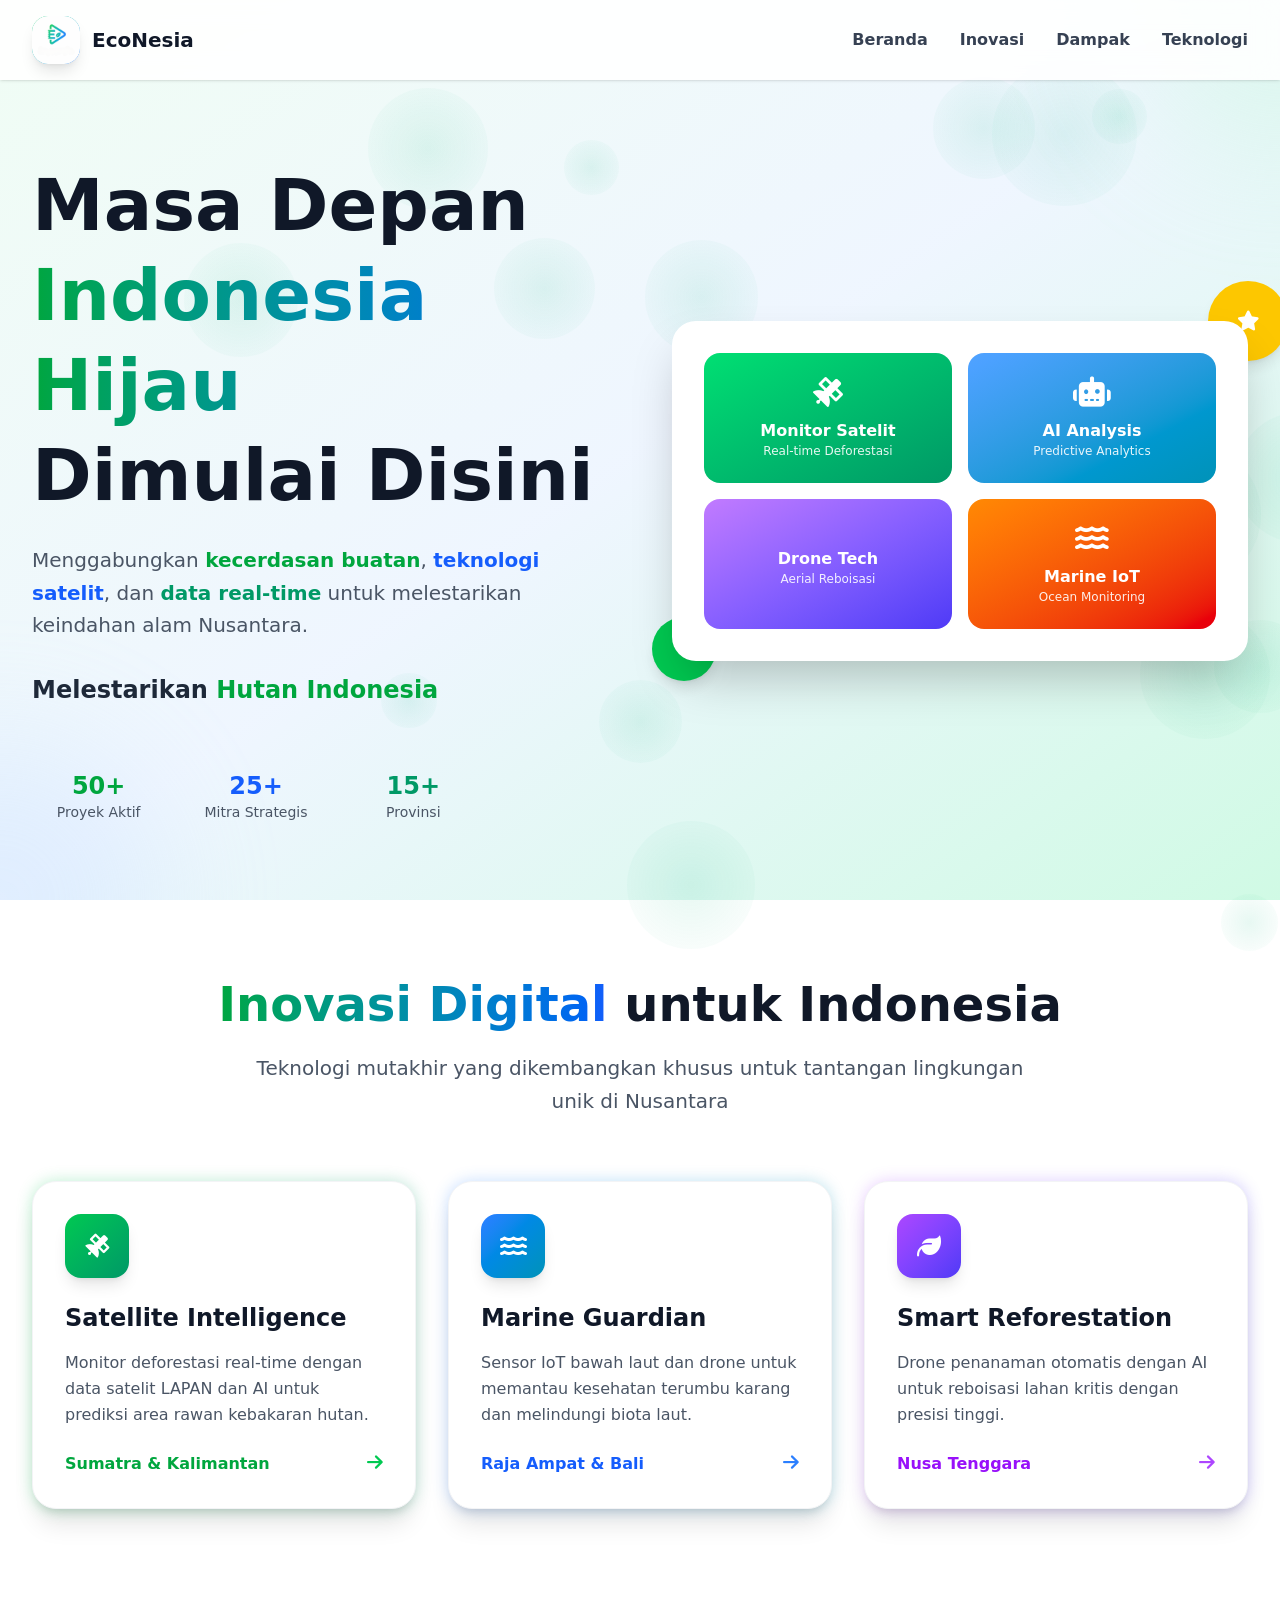
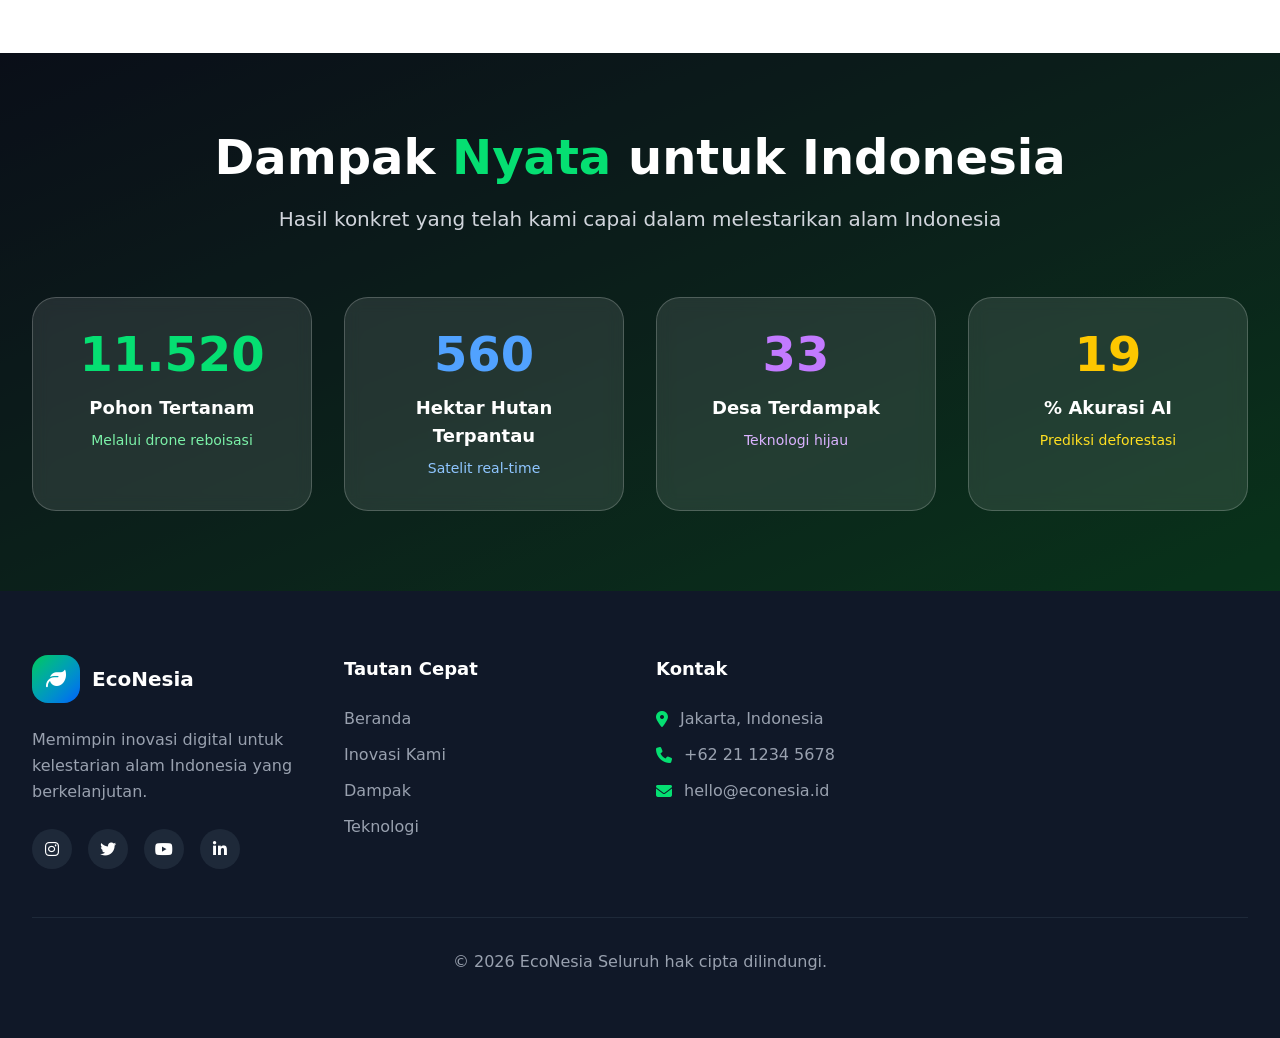
<file: index.html>
<!DOCTYPE html>
<html lang="id">
  <head>
    <meta charset="UTF-8" />
    <meta name="viewport" content="width=device-width, initial-scale=1.0" />
    <title>EcoNesia | Inovasi Digital untuk Indonesia Hijau</title>
    <link href="./assets/css/output.css" rel="stylesheet" />
    <link rel="icon" href="favicon econesia/favicon.ico">
    <link
      rel="stylesheet"
      href="https://cdnjs.cloudflare.com/ajax/libs/font-awesome/6.4.0/css/all.min.css"
    />
    <link
      href="https://fonts.googleapis.com/css2?family=Inter:wght@300;400;500;600;700;800&display=swap"
      rel="stylesheet"
    />
  </head>
  <body class="font-inter bg-white overflow-x-hidden">
    <div class="loading-bar"></div>

    <nav
      class="fixed w-full z-50 transition-all duration-500 bg-white/90 backdrop-blur-md shadow-sm"
    >
      <div class="max-w-7xl mx-auto px-4 sm:px-6 lg:px-8">
        <div class="flex justify-between items-center py-4">
          <div class="flex items-center space-x-3">
            <div class="relative">
              <div
                class="w-12 h-12 bg-gradient-to-br from-green-500 to-blue-600 rounded-2xl flex items-center justify-center shadow-lg glow-animation"
              >
                <img src="favicon econesia/favicon.ico" alt="favicon econesia" class="rounded-2xl">
              </div>
            </div>
            <div>
              <div class="text-xl font-black text-gray-900">EcoNesia</div>
            </div>
          </div>

          <div class="hidden lg:flex items-center space-x-8">
            <a
              href="#home"
              class="text-gray-700 hover:text-green-600 font-semibold transition-all duration-300 hover:scale-105"
              >Beranda</a
            >
            <a
              href="#inovasi"
              class="text-gray-700 hover:text-green-600 font-semibold transition-all duration-300 hover:scale-105"
              >Inovasi</a
            >
            <a
              href="#impact"
              class="text-gray-700 hover:text-green-600 font-semibold transition-all duration-300 hover:scale-105"
              >Dampak</a
            >
            <a
              href="./teknologi.html"
              class="text-gray-700 hover:text-green-600 font-semibold transition-all duration-300 hover:scale-105"
              >Teknologi</a
            >
          </div>

          <button
            id="mobile-menu-button"
            class="lg:hidden text-gray-700 hover:text-green-600 transition-colors"
          >
            <i class="fas fa-bars text-2xl"></i>
          </button>
        </div>

        <div
          id="mobile-menu"
          class="hidden lg:hidden bg-white/95 backdrop-blur-md rounded-2xl shadow-xl p-6 mb-4 slide-in"
        >
          <div class="flex flex-col space-y-4">
            <a
              href="#home"
              class="text-gray-700 hover:text-green-600 font-semibold py-2 transition-all duration-300"
              >Beranda</a
            >
            <a
              href="#inovasi"
              class="text-gray-700 hover:text-green-600 font-semibold py-2 transition-all duration-300"
              >Inovasi</a
            >
            <a
              href="#impact"
              class="text-gray-700 hover:text-green-600 font-semibold py-2 transition-all duration-300"
              >Dampak</a
            >
            <a
              href="./teknologi.html"
              class="text-gray-700 hover:text-green-600 font-semibold py-2 transition-all duration-300"
              >Teknologi</a
            >
          </div>
        </div>
      </div>
    </nav>

    <section
      id="home"
      class="min-h-screen pt-20 bg-gradient-to-br from-green-50 via-blue-50 to-emerald-100 relative overflow-hidden"
    >
      <div class="absolute inset-0 overflow-hidden">
        <div
          class="absolute -top-40 -right-40 w-80 h-80 bg-green-200 rounded-full blur-3xl opacity-30"
        ></div>
        <div
          class="absolute -bottom-40 -left-40 w-80 h-80 bg-blue-200 rounded-full blur-3xl opacity-30"
        ></div>
      </div>

      <div
        class="max-w-7xl mx-auto px-4 sm:px-6 lg:px-8 pt-20 pb-16 relative z-10"
      >
        <div class="grid lg:grid-cols-2 gap-16 items-center">
          <div class="text-center lg:text-left slide-from-left">
            <h1
              class="text-5xl lg:text-7xl font-black text-gray-900 leading-tight mb-6 bounce-in"
            >
              Masa Depan
              <span class="text-gradient block">Indonesia Hijau</span>
              Dimulai Disini
            </h1>

            <p
              class="text-xl text-gray-600 mb-8 leading-relaxed max-w-2xl fade-in-up"
            >
              Menggabungkan
              <span class="font-semibold text-green-600">kecerdasan buatan</span
              >,
              <span class="font-semibold text-blue-600">teknologi satelit</span
              >, dan
              <span class="font-semibold text-emerald-600">data real-time</span>
              untuk melestarikan keindahan alam Nusantara.
            </p>

            <div
              id="typewriter-container"
              class="text-2xl font-bold text-gray-800 mb-8 h-12 rotate-in"
            >
              Melestarikan <span id="typewriter" class="text-green-600"></span>
            </div>

            <div class="grid grid-cols-3 gap-6 mt-12 max-w-md animate-stagger">
              <div class="text-center">
                <div class="text-2xl font-bold text-green-600">50+</div>
                <div class="text-sm text-gray-600">Proyek Aktif</div>
              </div>
              <div class="text-center">
                <div class="text-2xl font-bold text-blue-600">25+</div>
                <div class="text-sm text-gray-600">Mitra Strategis</div>
              </div>
              <div class="text-center">
                <div class="text-2xl font-bold text-emerald-600">15+</div>
                <div class="text-sm text-gray-600">Provinsi</div>
              </div>
            </div>
          </div>

          <div class="relative slide-from-right">
            <div class="relative z-10">
              <div
                class="bg-white rounded-3xl shadow-2xl p-8 interactive-card zoom-in"
              >
                <div class="grid grid-cols-2 gap-4 animate-stagger">
                  <div
                    class="bg-gradient-to-br from-green-400 to-emerald-600 rounded-2xl p-6 text-white text-center card-hover"
                  >
                    <i class="fas fa-satellite text-3xl mb-3"></i>
                    <div class="font-bold">Monitor Satelit</div>
                    <div class="text-xs opacity-90">Real-time Deforestasi</div>
                  </div>
                  <div
                    class="bg-gradient-to-br from-blue-400 to-cyan-600 rounded-2xl p-6 text-white text-center card-hover"
                  >
                    <i class="fas fa-robot text-3xl mb-3"></i>
                    <div class="font-bold">AI Analysis</div>
                    <div class="text-xs opacity-90">Predictive Analytics</div>
                  </div>
                  <div
                    class="bg-gradient-to-br from-purple-400 to-indigo-600 rounded-2xl p-6 text-white text-center card-hover"
                  >
                    <i class="fas fa-drone text-3xl mb-3"></i>
                    <div class="font-bold">Drone Tech</div>
                    <div class="text-xs opacity-90">Aerial Reboisasi</div>
                  </div>
                  <div
                    class="bg-gradient-to-br from-orange-400 to-red-600 rounded-2xl p-6 text-white text-center card-hover"
                  >
                    <i class="fas fa-water text-3xl mb-3"></i>
                    <div class="font-bold">Marine IoT</div>
                    <div class="text-xs opacity-90">Ocean Monitoring</div>
                  </div>
                </div>
              </div>
            </div>

            <div
              class="absolute -top-10 -right-10 w-20 h-20 bg-yellow-400 rounded-full flex items-center justify-center shadow-lg float-animation"
            >
              <i class="fas fa-star text-white text-xl"></i>
            </div>
            <div
              class="absolute -bottom-5 -left-5 w-16 h-16 bg-green-500 rounded-full flex items-center justify-center shadow-lg float-animation"
              style="animation-delay: 1s"
            >
              <i class="fas fa-seedling text-white text-lg"></i>
            </div>
          </div>
        </div>
      </div>
    </section>

    <section id="inovasi" class="py-20 bg-white relative overflow-hidden">
      <div class="max-w-7xl mx-auto px-4 sm:px-6 lg:px-8">
        <div class="text-center mb-16 fade-in-up">
          <h2 class="text-5xl font-black text-gray-900 mb-6 bounce-in">
            <span class="text-gradient">Inovasi Digital</span> untuk Indonesia
          </h2>
          <p class="text-xl text-gray-600 max-w-3xl mx-auto leading-relaxed">
            Teknologi mutakhir yang dikembangkan khusus untuk tantangan
            lingkungan unik di Nusantara
          </p>
        </div>

        <div class="grid lg:grid-cols-3 gap-8 mb-16 animate-stagger">
          <div class="group relative card-entrance" style="animation-delay: 0s">
            <div
              class="absolute inset-0 bg-gradient-to-r from-green-500 to-emerald-600 rounded-3xl blur opacity-25 group-hover:opacity-75 transition duration-1000 group-hover:duration-200"
            ></div>
            <div
              class="relative bg-white rounded-3xl p-8 shadow-xl card-hover border border-gray-100"
            >
              <div
                class="w-16 h-16 bg-gradient-to-br from-green-500 to-emerald-600 rounded-2xl flex items-center justify-center mb-6 shadow-lg"
              >
                <i class="fas fa-satellite text-white text-2xl"></i>
              </div>
              <h3 class="text-2xl font-bold text-gray-900 mb-4">
                Satellite Intelligence
              </h3>
              <p class="text-gray-600 mb-6 leading-relaxed">
                Monitor deforestasi real-time dengan data satelit LAPAN dan AI
                untuk prediksi area rawan kebakaran hutan.
              </p>
              <div class="flex items-center justify-between">
                <span class="text-green-600 font-semibold">
                  Sumatra & Kalimantan</span
                >
                <button
                  class="text-green-500 hover:text-green-700 transition-colors"
                >
                  <i class="fas fa-arrow-right text-lg"></i>
                </button>
              </div>
            </div>
          </div>

          <div
            class="group relative card-entrance"
            style="animation-delay: 0.1s"
          >
            <div
              class="absolute inset-0 bg-gradient-to-r from-blue-500 to-cyan-600 rounded-3xl blur opacity-25 group-hover:opacity-75 transition duration-1000 group-hover:duration-200"
            ></div>
            <div
              class="relative bg-white rounded-3xl p-8 shadow-xl card-hover border border-gray-100"
            >
              <div
                class="w-16 h-16 bg-gradient-to-br from-blue-500 to-cyan-600 rounded-2xl flex items-center justify-center mb-6 shadow-lg"
              >
                <i class="fas fa-water text-white text-2xl"></i>
              </div>
              <h3 class="text-2xl font-bold text-gray-900 mb-4">
                Marine Guardian
              </h3>
              <p class="text-gray-600 mb-6 leading-relaxed">
                Sensor IoT bawah laut dan drone untuk memantau kesehatan terumbu
                karang dan melindungi biota laut.
              </p>
              <div class="flex items-center justify-between">
                <span class="text-blue-600 font-semibold">
                  Raja Ampat & Bali</span
                >
                <button
                  class="text-blue-500 hover:text-blue-700 transition-colors"
                >
                  <i class="fas fa-arrow-right text-lg"></i>
                </button>
              </div>
            </div>
          </div>

          <div
            class="group relative card-entrance"
            style="animation-delay: 0.2s"
          >
            <div
              class="absolute inset-0 bg-gradient-to-r from-purple-500 to-indigo-600 rounded-3xl blur opacity-25 group-hover:opacity-75 transition duration-1000 group-hover:duration-200"
            ></div>
            <div
              class="relative bg-white rounded-3xl p-8 shadow-xl card-hover border border-gray-100"
            >
              <div
                class="w-16 h-16 bg-gradient-to-br from-purple-500 to-indigo-600 rounded-2xl flex items-center justify-center mb-6 shadow-lg"
              >
                <i class="fas fa-leaf text-white text-2xl"></i>
              </div>
              <h3 class="text-2xl font-bold text-gray-900 mb-4">
                Smart Reforestation
              </h3>
              <p class="text-gray-600 mb-6 leading-relaxed">
                Drone penanaman otomatis dengan AI untuk reboisasi lahan kritis
                dengan presisi tinggi.
              </p>
              <div class="flex items-center justify-between">
                <span class="text-purple-600 font-semibold">
                  Nusa Tenggara</span
                >
                <button
                  class="text-purple-500 hover:text-purple-700 transition-colors"
                >
                  <i class="fas fa-arrow-right text-lg"></i>
                </button>
              </div>
            </div>
          </div>
        </div>
      </div>
    </section>

    <section
      id="impact"
      class="py-20 bg-gradient-to-br from-gray-900 to-green-900 text-white relative overflow-hidden"
    >
      <div class="absolute inset-0 bg-black/40"></div>
      <div class="max-w-7xl mx-auto px-4 sm:px-6 lg:px-8 relative z-10">
        <div class="text-center mb-16 fade-in-up">
          <h2 class="text-5xl font-black mb-6 bounce-in">
            Dampak <span class="text-green-400">Nyata</span> untuk Indonesia
          </h2>
          <p class="text-xl text-gray-300 max-w-3xl mx-auto">
            Hasil konkret yang telah kami capai dalam melestarikan alam
            Indonesia
          </p>
        </div>

        <div class="grid md:grid-cols-2 lg:grid-cols-4 gap-8 text-center">
          <div
            class="bg-white/10 backdrop-blur-sm rounded-3xl p-8 card-hover border border-white/20"
          >
            <div
              class="text-4xl lg:text-5xl font-black text-green-400 mb-4"
              data-count="50000"
            >
              0
            </div>
            <div class="text-lg font-semibold">Pohon Tertanam</div>
            <div class="text-green-300 text-sm mt-2">
              Melalui drone reboisasi
            </div>
          </div>
          <div
            class="bg-white/10 backdrop-blur-sm rounded-3xl p-8 card-hover border border-white/20"
          >
            <div
              class="text-4xl lg:text-5xl font-black text-blue-400 mb-4"
              data-count="2500"
            >
              0
            </div>
            <div class="text-lg font-semibold">Hektar Hutan Terpantau</div>
            <div class="text-blue-300 text-sm mt-2">Satelit real-time</div>
          </div>
          <div
            class="bg-white/10 backdrop-blur-sm rounded-3xl p-8 card-hover border border-white/20"
          >
            <div
              class="text-4xl lg:text-5xl font-black text-purple-400 mb-4"
              data-count="150"
            >
              0
            </div>
            <div class="text-lg font-semibold">Desa Terdampak</div>
            <div class="text-purple-300 text-sm mt-2">Teknologi hijau</div>
          </div>
          <div
            class="bg-white/10 backdrop-blur-sm rounded-3xl p-8 card-hover border border-white/20"
          >
            <div
              class="text-4xl lg:text-5xl font-black text-yellow-400 mb-4"
              data-count="85"
            >
              0
            </div>
            <div class="text-lg font-semibold">% Akurasi AI</div>
            <div class="text-yellow-300 text-sm mt-2">Prediksi deforestasi</div>
          </div>
        </div>
      </div>
    </section>

    <footer class="bg-gray-900 text-white py-16">
      <div class="max-w-7xl mx-auto px-4 sm:px-6 lg:px-8">
        <div class="grid md:grid-cols-4 gap-8">
          <div>
            <div class="flex items-center space-x-3 mb-6">
              <div
                class="w-12 h-12 bg-gradient-to-br from-green-500 to-blue-600 rounded-2xl flex items-center justify-center"
              >
                <i class="fas fa-leaf text-white text-xl"></i>
              </div>
              <div>
                <div class="text-xl font-black">EcoNesia</div>
              </div>
            </div>
            <p class="text-gray-400 mb-6 leading-relaxed">
              Memimpin inovasi digital untuk kelestarian alam Indonesia yang
              berkelanjutan.
            </p>
            <div class="flex space-x-4">
              <a
                href="#"
                class="w-10 h-10 bg-gray-800 hover:bg-green-600 rounded-full flex items-center justify-center transition-all duration-300 transform hover:scale-110"
              >
                <i class="fab fa-instagram"></i>
              </a>
              <a
                href="#"
                class="w-10 h-10 bg-gray-800 hover:bg-blue-500 rounded-full flex items-center justify-center transition-all duration-300 transform hover:scale-110"
              >
                <i class="fab fa-twitter"></i>
              </a>
              <a
                href="#"
                class="w-10 h-10 bg-gray-800 hover:bg-red-500 rounded-full flex items-center justify-center transition-all duration-300 transform hover:scale-110"
              >
                <i class="fab fa-youtube"></i>
              </a>
              <a
                href="#"
                class="w-10 h-10 bg-gray-800 hover:bg-blue-600 rounded-full flex items-center justify-center transition-all duration-300 transform hover:scale-110"
              >
                <i class="fab fa-linkedin-in"></i>
              </a>
            </div>
          </div>

          <div>
            <h3 class="font-bold text-lg mb-6">Tautan Cepat</h3>
            <ul class="space-y-3">
              <li>
                <a
                  href="#home"
                  class="text-gray-400 hover:text-green-400 transition-colors duration-300"
                  >Beranda</a
                >
              </li>
              <li>
                <a
                  href="#inovasi"
                  class="text-gray-400 hover:text-green-400 transition-colors duration-300"
                  >Inovasi Kami</a
                >
              </li>
              <li>
                <a
                  href="#impact"
                  class="text-gray-400 hover:text-green-400 transition-colors duration-300"
                  >Dampak</a
                >
              </li>
              <li>
                <a
                  href="#teknologi"
                  class="text-gray-400 hover:text-green-400 transition-colors duration-300"
                  >Teknologi</a
                >
              </li>
            </ul>
          </div>

          <div>
            <h3 class="font-bold text-lg mb-6">Kontak</h3>
            <ul class="space-y-3 text-gray-400">
              <li class="flex items-center space-x-3">
                <i class="fas fa-map-marker-alt text-green-400"></i>
                <span>Jakarta, Indonesia</span>
              </li>
              <li class="flex items-center space-x-3">
                <i class="fas fa-phone text-green-400"></i>
                <span>+62 21 1234 5678</span>
              </li>
              <li class="flex items-center space-x-3">
                <i class="fas fa-envelope text-green-400"></i>
                <span>hello@econesia.id</span>
              </li>
            </ul>
          </div>
        </div>

        <div
          class="border-t border-gray-800 mt-12 pt-8 text-center text-gray-400"
        >
          <p>
            &copy; <span id="current-year">2025</span> EcoNesia Seluruh hak
            cipta dilindungi.
          </p>
        </div>
      </div>
    </footer>

    <script src="./assets/js/main.js"></script>
  </body>
</html>
</file>
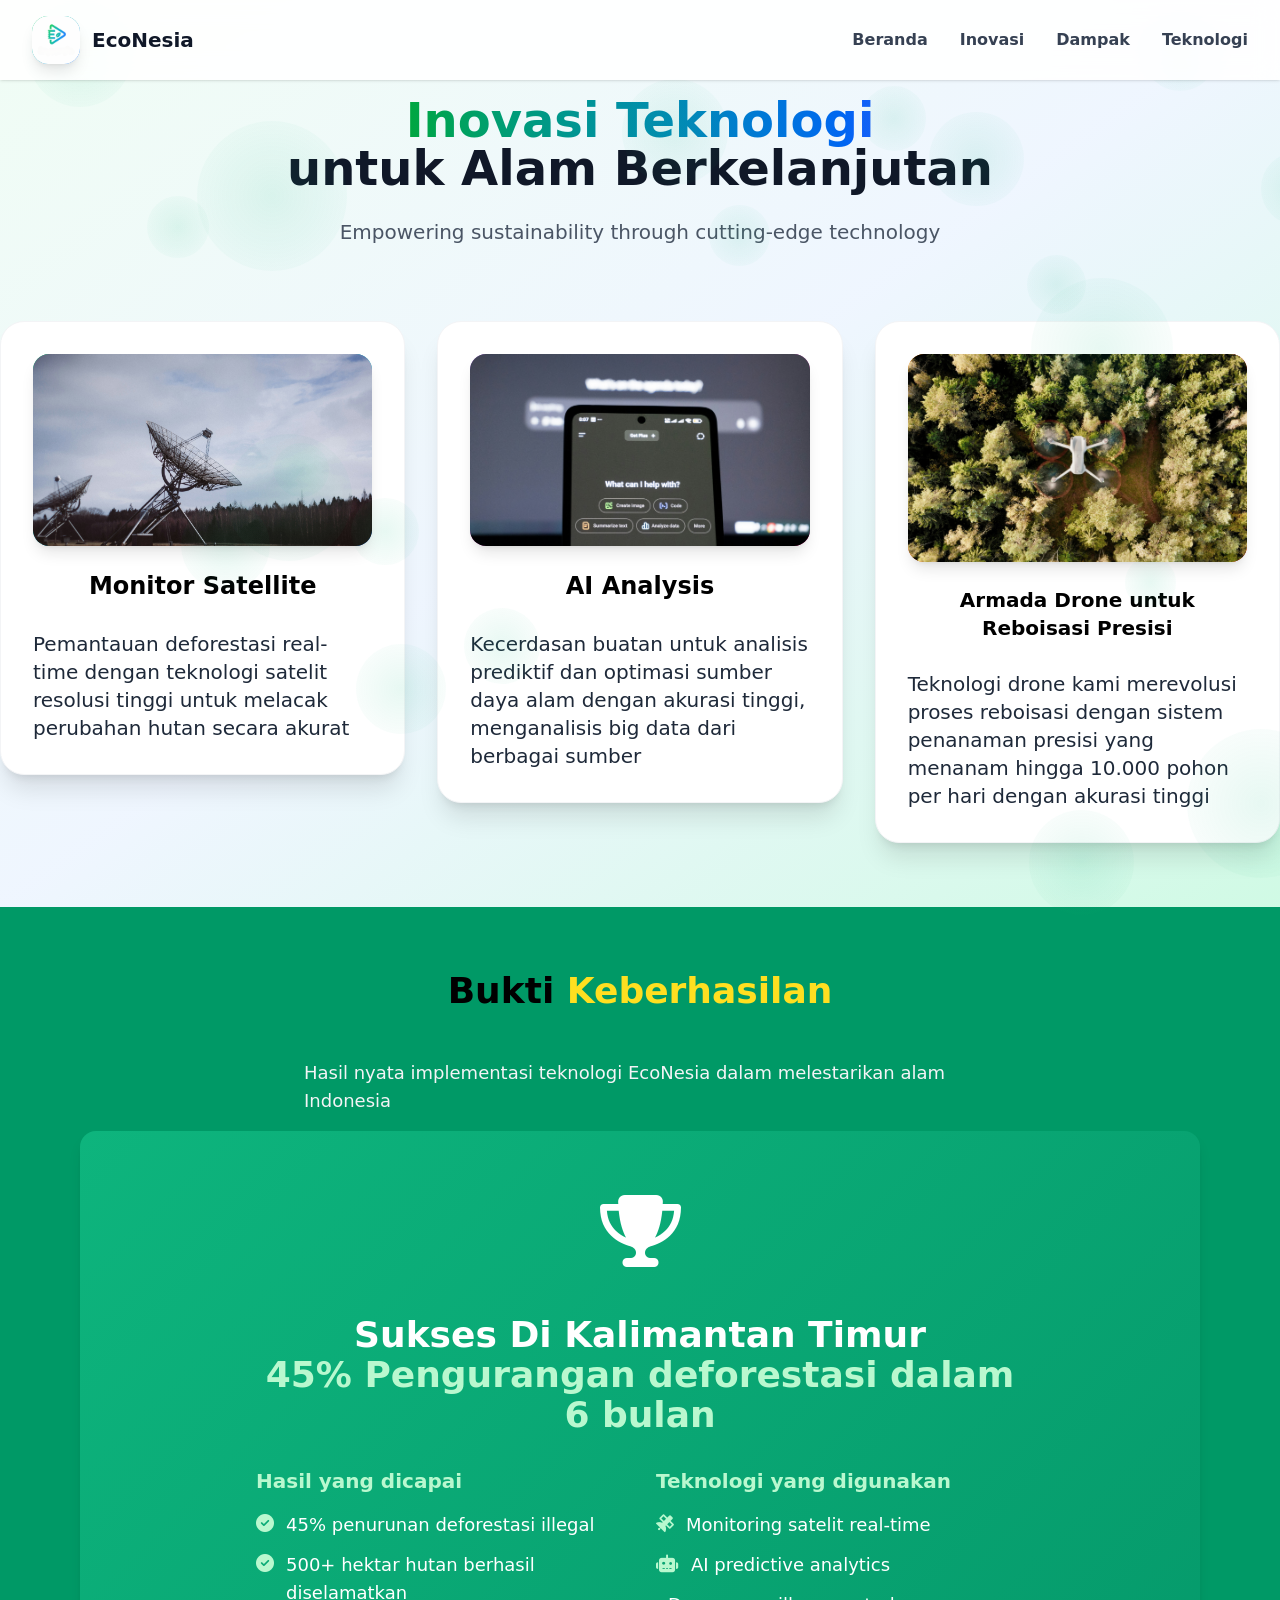
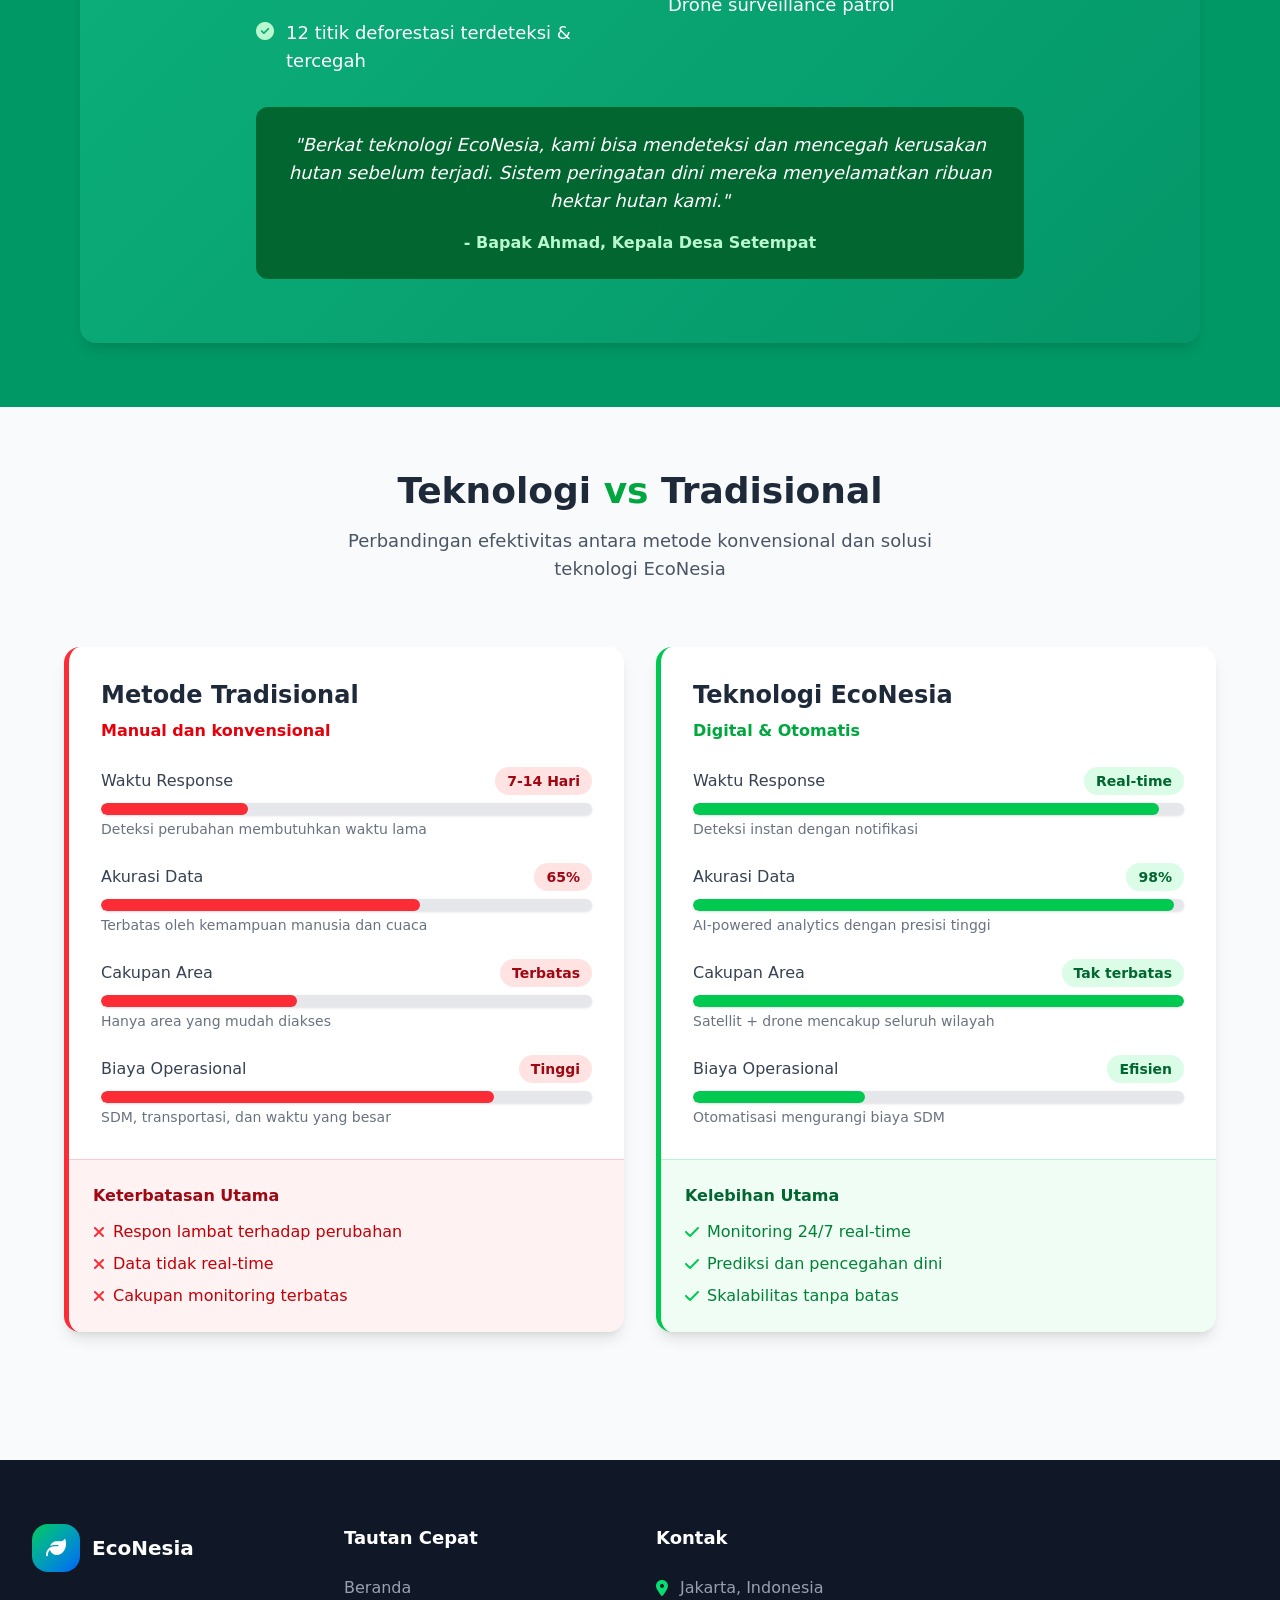
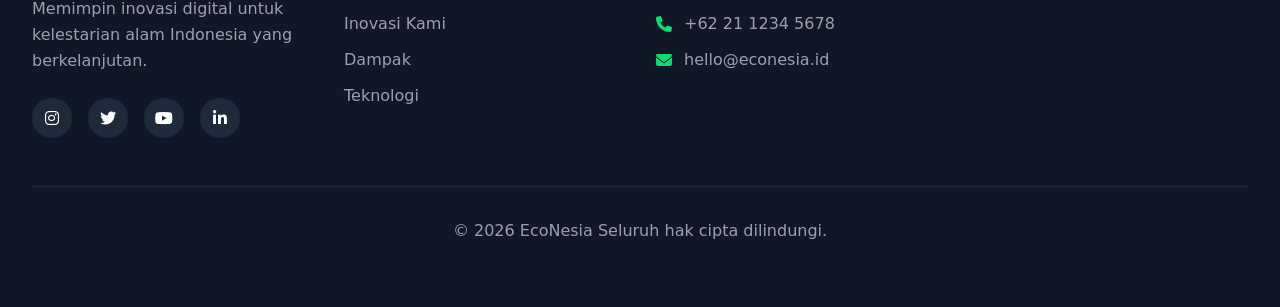
<file: teknologi.html>
<!DOCTYPE html>
<html lang="en">
  <head>
    <meta charset="UTF-8" />
    <meta name="viewport" content="width=device-width, initial-scale=1.0" />
    <title>Teknologi | EcoNesia</title>
    <link href="./assets/css/output.css" rel="stylesheet" />
    <link rel="icon" href="favicon econesia/favicon.ico"">
    <link
      rel="stylesheet"
      href="https://cdnjs.cloudflare.com/ajax/libs/font-awesome/6.4.0/css/all.min.css"
    />
    <link
      href="https://fonts.googleapis.com/css2?family=Inter:wght@300;400;500;600;700;800&display=swap"
      rel="stylesheet"
    />
  </head>
  <body class="font-inter bg-white overflow-x-hidden">
    <div class="loading-bar"></div>

    <nav
      class="fixed w-full z-50 transition-all duration-500 bg-white/90 backdrop-blur-md shadow-sm"
    >
      <div class="max-w-7xl mx-auto px-4 sm:px-6 lg:px-8">
        <div class="flex justify-between items-center py-4">
          <div class="flex items-center space-x-3">
            <div class="relative">
              <div
                class="w-12 h-12 bg-gradient-to-br from-green-500 to-blue-600 rounded-2xl flex items-center justify-center shadow-lg glow-animation"
              >
               <img src="favicon econesia/favicon.ico" alt="favicon econesia" class="rounded-2xl">
              </div>
            </div>
            <div>
              <div class="text-xl font-black text-gray-900">EcoNesia</div>
            </div>
          </div>

          <div class="hidden lg:flex items-center space-x-8">
            <a
              href="/index.html"
              class="text-gray-700 hover:text-green-600 font-semibold transition-all duration-300 hover:scale-105"
              >Beranda</a
            >
            <a
              href="./index.html"
              class="text-gray-700 hover:text-green-600 font-semibold transition-all duration-300 hover:scale-105"
              >Inovasi</a
            >
            <a
              href="./index.html"
              class="text-gray-700 hover:text-green-600 font-semibold transition-all duration-300 hover:scale-105"
              >Dampak</a
            >
            <a
              href="./teknologi.html"
              class="text-gray-700 hover:text-green-600 font-semibold transition-all duration-300 hover:scale-105"
              >Teknologi</a
            >
          </div>

          <button
            id="mobile-menu-button"
            class="lg:hidden text-gray-700 hover:text-green-600 transition-colors"
          >
            <i class="fas fa-bars text-2xl"></i>
          </button>
        </div>

        <div
          id="mobile-menu"
          class="hidden lg:hidden bg-white/95 backdrop-blur-md rounded-2xl shadow-xl p-6 mb-4 slide-in"
        >
          <div class="flex flex-col space-y-4">
            <a
              href="./index.html"
              class="text-gray-700 hover:text-green-600 font-semibold py-2 transition-all duration-300"
              >Beranda</a
            >
            <a
              href="./index.html"
              class="text-gray-700 hover:text-green-600 font-semibold py-2 transition-all duration-300"
              >Inovasi</a
            >
            <a
              href="./index.html"
              class="text-gray-700 hover:text-green-600 font-semibold py-2 transition-all duration-300"
              >Dampak</a
            >
            <a
              href="#teknologi"
              class="text-gray-700 hover:text-green-600 font-semibold py-2 transition-all duration-300"
              >Teknologi</a
            >
          </div>
        </div>
      </div>
    </nav>

    <section
      class="min-h-screen pt-20 bg-gradient-to-br from-green-50 via-blue-50 to-emerald-100 relative overflow-hidden"
    >
      <h2
        class="text-center text-5xl mt-4 font-black text-gray-900 mb-6 bounce-in"
      >
        <span class="text-gradient">Inovasi Teknologi</span><br />
        untuk Alam Berkelanjutan
      </h2>
      <p
        class="text-center text-xl text-gray-600 max-w-3xl mx-auto leading-relaxed fade-in-up"
      >
        Empowering sustainability through cutting-edge technology
      </p>

      <div class="grid lg:grid-cols-3 gap-8 mb-16 mt-14 pt-4 animate-stagger">
        <div class="group relative card-entrance" style="animation-delay: 0s">
          <div
            class="absolute inset-0 bg-gradient-to-r rounded-3xl blur opacity-25 group-hover:opacity-75 transition duration-1000 group-hover:duration-200"
          ></div>
          <div
            class="relative bg-white rounded-3xl p-8 shadow-xl card-hover border border-gray-100"
          >
            <div
              class="bg-gradient-to-br from-green-400 to-blue-500 rounded-2xl flex items-center justify-center mb-6 shadow-lg"
            >
              <img
                src="./assets/images/cierra-henderson-8D_LseCHjdc-unsplash.jpg"
                alt="gambar satelite"
                class="w-full h-48 object-cover rounded-2xl"
              />
            </div>
            <h3 class="mb-7 text-center font-black text-2xl">
              Monitor Satellite
            </h3>
            <p class="text-gray-800 text-xl">
              Pemantauan deforestasi real-time dengan teknologi satelit resolusi
              tinggi untuk melacak perubahan hutan secara akurat
            </p>
          </div>
        </div>

        <div class="group relative card-entrance" style="animation-delay: 0.1s">
          <div
            class="absolute inset-0 bg-gradient-to-r rounded-3xl blur opacity-25 group-hover:opacity-75 transition duration-1000 group-hover:duration-200"
          ></div>
          <div
            class="relative bg-white rounded-3xl p-8 shadow-xl card-hover border border-gray-100"
          >
            <div
              class="bg-gradient-to-br from-purple-400 to-pink-500 rounded-2xl flex items-center justify-center mb-6 shadow-lg"
            >
              <img
                src="./assets/images/zulfugar-karimov-xm6dNdRG2vw-unsplash.jpg"
                alt="gambar AI"
                class="w-full h-48 object-cover rounded-2xl"
              />
            </div>
            <h3 class="mb-7 text-center font-black text-2xl">AI Analysis</h3>
            <p class="text-gray-800 text-xl">
              Kecerdasan buatan untuk analisis prediktif dan optimasi sumber
              daya alam dengan akurasi tinggi, menganalisis big data dari
              berbagai sumber
            </p>
          </div>
        </div>

        <div class="group relative card-entrance" style="animation-delay: 0.2s">
          <div
            class="absolute inset-0 bg-gradient-to-r rounded-3xl blur opacity-25 group-hover:opacity-75 transition duration-1000 group-hover:duration-200"
          ></div>
          <div
            class="relative bg-white rounded-3xl p-8 shadow-xl card-hover border border-gray-100"
          >
            <div
              class="bg-gradient-to-br from-orange-400 to-red-500 rounded-2xl flex items-center justify-center mb-6 shadow-lg"
            >
              <img
                src="./assets/images/eugene-zh-AYGOzHwY-QA-unsplash.jpg"
                alt="gambar drone reboisasi"
                class="w-full h-52 object-cover rounded-2xl"
              />
            </div>
            <h3 class="mb-7 text-center font-black text-xl">
              Armada Drone untuk Reboisasi Presisi
            </h3>
            <p class="text-gray-800 text-xl">
              Teknologi drone kami merevolusi proses reboisasi dengan sistem
              penanaman presisi yang menanam hingga 10.000 pohon per hari dengan
              akurasi tinggi
            </p>
          </div>
        </div>
      </div>
    </section>

    <section class="py-16 bg-emerald-600">
      <div class="max-w-6xl mx-auto px-4">
        <h2 class="text-4xl font-black text-center mb-12 bounce-in">
          Bukti <span class="text-yellow-300">Keberhasilan</span>
        </h2>
        <p class="text-lg text-gray-100 max-w-2xl mx-auto mt-4 mb-2 fade-in-up">
          Hasil nyata implementasi teknologi EcoNesia dalam melestarikan alam
          Indonesia
        </p>

        <div
          class="success-card group rounded-2xl overflow-hidden shadow-lg cursor-pointer flex items-center justify-center relative mx-auto mt-4 zoom-in"
          style="
            background: linear-gradient(
                135deg,
                rgba(16, 185, 129, 0.85) 0%,
                rgba(5, 150, 105, 0.85) 100%
              ),
              url('https://images.unsplash.com/photo-1542601906990-b4d3fb778b09?ixlib=rb-4.0.3&auto=format&fit=crop&w=2000&q=80')
                center/cover;
          "
        >
          <div
            class="text-center text-white p-6 md:p-12 lg:p-16 relative z-10 w-full max-w-4xl mx-auto"
          >
            <div class="card-icon mb-6 md:mb-8 lg:mb-12">
              <i class="fas fa-trophy text-5xl md:text-6xl lg:text-7xl"></i>
            </div>

            <div class="card-content hidden md:block">
              <h3
                class="text-2xl md:text-3xl lg:text-4xl font-bold mb-6 lg:mb-8"
              >
                Sukses Di Kalimantan Timur <br />
                <span class="text-green-200"
                  >45% Pengurangan deforestasi dalam 6 bulan</span
                >
              </h3>

              <div class="grid grid-cols-1 lg:grid-cols-2 gap-6 lg:gap-8 mb-8">
                <div class="text-left">
                  <h4 class="text-xl font-semibold mb-4 text-green-200">
                    Hasil yang dicapai
                  </h4>
                  <ul class="space-y-3 text-lg">
                    <li class="flex items-start space-x-3">
                      <i
                        class="fas fa-check-circle text-green-200 mt-1 shrink-0"
                      ></i>
                      <span>45% penurunan deforestasi illegal</span>
                    </li>
                    <li class="flex items-start space-x-3">
                      <i
                        class="fas fa-check-circle text-green-200 mt-1 shrink-0"
                      ></i>
                      <span>500+ hektar hutan berhasil diselamatkan</span>
                    </li>
                    <li class="flex items-start space-x-3">
                      <i
                        class="fas fa-check-circle text-green-200 mt-1 shrink-0"
                      ></i>
                      <span>12 titik deforestasi terdeteksi & tercegah</span>
                    </li>
                  </ul>
                </div>

                <div class="text-left">
                  <h4 class="text-xl font-semibold mb-4 text-green-200">
                    Teknologi yang digunakan
                  </h4>
                  <ul class="space-y-3 text-lg">
                    <li class="flex items-start space-x-3">
                      <i
                        class="fas fa-satellite text-green-200 mt-1 shrink-0"
                      ></i>
                      <span>Monitoring satelit real-time</span>
                    </li>
                    <li class="flex items-start space-x-3">
                      <i class="fas fa-robot text-green-200 mt-1 shrink-0"></i>
                      <span>AI predictive analytics</span>
                    </li>
                    <li class="flex items-start space-x-3">
                      <i class="fas fa-drone text-green-200 mt-1 shrink-0"></i>
                      <span>Drone surveillance patrol</span>
                    </li>
                  </ul>
                </div>
              </div>

              <div class="bg-green-800 bg-opacity-50 rounded-xl p-6">
                <p class="text-lg italic">
                  "Berkat teknologi EcoNesia, kami bisa mendeteksi dan mencegah
                  kerusakan hutan sebelum terjadi. Sistem peringatan dini mereka
                  menyelamatkan ribuan hektar hutan kami."
                </p>
                <p class="text-green-200 font-semibold mt-4">
                  - Bapak Ahmad, Kepala Desa Setempat
                </p>
              </div>
            </div>

            <div class="md:hidden">
              <h3 class="text-2xl font-bold mb-6">
                Sukses di Kalimantan Timur
              </h3>

              <div class="space-y-4 text-left">
                <div class="bg-green-800 bg-opacity-50 rounded-lg p-4">
                  <div class="text-3xl font-bold text-green-200 mb-2">45%</div>
                  <div class="text-lg">Pengurangan Deforestasi</div>
                  <div class="text-sm text-green-200 mt-1">Dalam 6 bulan</div>
                </div>
              </div>

              <div class="grid grid-cols-2 gap-4">
                <div
                  class="bg-green-800 bg-opacity-40 rounded-lg p-3 text-center"
                >
                  <div class="text-xl font-bold">500+</div>
                  <div class="text-sm">Hektor Diselamatkan</div>
                </div>

                <div
                  class="bg-green-800 bg-opacity-40 rounded-lg p-3 text-center"
                >
                  <div class="text-xl font-bold">12</div>
                  <div class="text-sm">Titik Dicegah</div>
                </div>
              </div>

              <p class="text-sm italic text-green-200 mt-4">
                "Teknologi EcoNesia menyelamatkan hutan kami dengan sistem
                deteksi dini yang akurat."
              </p>
            </div>
          </div>

          <div class="hidden md:block lg:hidden">
            <h3 class="text-2xl font-bold mb-6">
              Sukses 45% Pengurangan Deforestasi
            </h3>

            <div class="grid grid-cols-2 gap-6 text-left">
              <div>
                <h4 class="font-semibold mb-3 text-green-200">Hasil:</h4>

                <ul class="space-y-2 text-sm">
                  <li>500+ Hektar Diselamatkan</li>
                  <li>12 Titik Dicegah</li>
                  <li>6 Bulan implementasi</li>
                </ul>
              </div>

              <div>
                <h4 class="font-semibold mb-3 text-green-200">Teknologi:</h4>
                <ul class="space-y-2 text-sm">
                  <li>• Monitoring satelit</li>
                  <li>• AI analytics</li>
                  <li>• Drone patrol</li>
                </ul>
              </div>
            </div>
          </div>
        </div>
      </div>
    </section>

    <section class="py-16 px-4 bg-gray-50">
      <div class="max-w-6xl mx-auto">
        <div class="text-center mb-16 fade-in-up">
          <h2
            class="text-3xl md:text-4xl font-bold text-gray-800 mb-4 bounce-in"
          >
            Teknologi <span class="text-green-600">vs</span> Tradisional
          </h2>
          <p class="text-lg text-gray-600 max-w-2xl mx-auto">
            Perbandingan efektivitas antara metode konvensional dan solusi
            teknologi EcoNesia
          </p>
        </div>

        <div
          class="grid grid-cols-1 lg:grid-cols-2 gap-8 mb-16 animate-stagger"
        >
          <div
            class="comparison-card bg-white rounded-2xl shadow-lg border-l-4 border-red-500 overflow-hidden card-entrance"
            style="animation-delay: 0s"
          >
            <div class="p-8">
              <div class="flex items-center justify-between mb-6">
                <div>
                  <h3 class="text-2xl font-bold text-gray-800 mb-2">
                    Metode Tradisional
                  </h3>
                  <p class="text-red-600 font-semibold">
                    Manual dan konvensional
                  </p>
                </div>
              </div>

              <div class="space-y-6">
                <div class="stat-item">
                  <div class="flex justify-between items-center mb-2">
                    <span class="text-gray-700 font-medium"
                      >Waktu Response</span
                    >
                    <span
                      class="bg-red-100 text-red-800 px-3 py-1 rounded-full text-sm font-semibold"
                      >7-14 Hari</span
                    >
                  </div>

                  <div
                    class="w-full bg-gray-200 rounded-full h-3 overflow-hidden shadow-sm"
                  >
                    <div
                      class="bg-red-500 h-3 rounded-full progress-bar transition-all duration-800"
                      style="width: 30%"
                    ></div>
                  </div>

                  <p class="text-sm text-gray-500 mt-1">
                    Deteksi perubahan membutuhkan waktu lama
                  </p>
                </div>

                <div class="stat-item">
                  <div class="flex justify-between items-center mb-2">
                    <span class="text-gray-700 font-medium">Akurasi Data</span>
                    <span
                      class="bg-red-100 text-red-800 px-3 py-1 rounded-full text-sm font-semibold"
                      >65%</span
                    >
                  </div>

                  <div
                    class="w-full bg-gray-200 rounded-full h-3 overflow-hidden shadow-sm"
                  >
                    <div
                      class="bg-red-500 h-3 rounded-full progress-bar transition-all duration-800"
                      style="width: 65%"
                    ></div>
                  </div>

                  <p class="text-sm text-gray-500 mt-1">
                    Terbatas oleh kemampuan manusia dan cuaca
                  </p>
                </div>

                <div class="stat-item">
                  <div class="flex justify-between items-center mb-2">
                    <span class="text-gray-700 font-medium">Cakupan Area</span>
                    <span
                      class="bg-red-100 text-red-800 px-3 py-1 rounded-full text-sm font-semibold"
                      >Terbatas</span
                    >
                  </div>

                  <div
                    class="w-full bg-gray-200 rounded-full h-3 overflow-hidden shadow-sm"
                  >
                    <div
                      class="bg-red-500 h-3 rounded-full progress-bar transition-all duration-800"
                      style="width: 40%"
                    ></div>
                  </div>

                  <p class="text-sm text-gray-500 mt-1">
                    Hanya area yang mudah diakses
                  </p>
                </div>

                <div class="stat-item">
                  <div class="flex justify-between items-center mb-2">
                    <span class="text-gray-700 font-medium"
                      >Biaya Operasional</span
                    >
                    <span
                      class="bg-red-100 text-red-800 px-3 py-1 rounded-full text-sm font-semibold"
                      >Tinggi</span
                    >
                  </div>

                  <div
                    class="w-full bg-gray-200 rounded-full h-3 overflow-hidden shadow-sm"
                  >
                    <div
                      class="bg-red-500 h-3 rounded-full progress-bar transition-all duration-800"
                      style="width: 80%"
                    ></div>
                  </div>

                  <p class="text-sm text-gray-500 mt-1">
                    SDM, transportasi, dan waktu yang besar
                  </p>
                </div>
              </div>
            </div>

            <div class="bg-red-50 border-t border-red-200 p-6">
              <h4 class="font-semibold text-red-800 mb-3">
                Keterbatasan Utama
              </h4>

              <ul class="space-y-2 text-red-700">
                <li class="flex items-center space-x-2">
                  <i class="fas fa-times text-red-500"></i>
                  <span>Respon lambat terhadap perubahan</span>
                </li>
                <li class="flex items-center space-x-2">
                  <i class="fas fa-times text-red-500"></i>
                  <span>Data tidak real-time</span>
                </li>
                <li class="flex items-center space-x-2">
                  <i class="fas fa-times text-red-500"></i>
                  <span>Cakupan monitoring terbatas</span>
                </li>
              </ul>
            </div>
          </div>

          <div
            class="comparison-card bg-white rounded-2xl shadow-lg border-l-4 border-green-500 overflow-hidden card-entrance"
            style="animation-delay: 0.1s"
          >
            <div class="p-8">
              <div class="flex items-center justify-between mb-6">
                <div>
                  <h3 class="text-2xl font-bold text-gray-800 mb-2">
                    Teknologi EcoNesia
                  </h3>
                  <p class="font-semibold text-green-600">Digital & Otomatis</p>
                </div>
              </div>

              <div class="space-y-6">
                <div class="stat-item">
                  <div class="flex justify-between items-center mb-2">
                    <span class="text-gray-700 font-medium"
                      >Waktu Response</span
                    >
                    <span
                      class="bg-green-100 text-green-800 px-3 py-1 rounded-full text-sm font-semibold"
                      >Real-time</span
                    >
                  </div>

                  <div
                    class="w-full bg-gray-200 rounded-full h-3 overflow-hidden shadow-sm"
                  >
                    <div
                      class="bg-green-500 h-3 rounded-full progress-bar transition-all duration-800"
                      style="width: 95%"
                    ></div>
                  </div>

                  <p class="text-sm text-gray-500 mt-1">
                    Deteksi instan dengan notifikasi
                  </p>
                </div>

                <div class="stat-item">
                  <div class="flex justify-between items-center mb-2">
                    <span class="text-gray-700 font-medium">Akurasi Data</span>
                    <span
                      class="bg-green-100 text-green-800 px-3 py-1 rounded-full text-sm font-semibold"
                      >98%</span
                    >
                  </div>

                  <div
                    class="w-full bg-gray-200 rounded-full h-3 overflow-hidden shadow-sm"
                  >
                    <div
                      class="bg-green-500 h-3 rounded-full progress-bar transition-all duration-800"
                      style="width: 98%"
                    ></div>
                  </div>

                  <p class="text-sm text-gray-500 mt-1">
                    AI-powered analytics dengan presisi tinggi
                  </p>
                </div>

                <div class="stat-item">
                  <div class="flex justify-between items-center mb-2">
                    <span class="text-gray-700 font-medium">Cakupan Area</span>
                    <span
                      class="bg-green-100 text-green-800 px-3 py-1 rounded-full text-sm font-semibold"
                      >Tak terbatas</span
                    >
                  </div>

                  <div
                    class="w-full bg-gray-200 rounded-full h-3 overflow-hidden shadow-sm"
                  >
                    <div
                      class="bg-green-500 h-3 rounded-full progress-bar transition-all duration-800"
                      style="width: 100%"
                    ></div>
                  </div>

                  <p class="text-sm text-gray-500 mt-1">
                    Satellit + drone mencakup seluruh wilayah
                  </p>
                </div>

                <div class="stat-item">
                  <div class="flex justify-between items-center mb-2">
                    <span class="text-gray-700 font-medium"
                      >Biaya Operasional</span
                    >
                    <span
                      class="bg-green-100 text-green-800 px-3 py-1 rounded-full text-sm font-semibold"
                      >Efisien</span
                    >
                  </div>

                  <div
                    class="w-full bg-gray-200 rounded-full h-3 overflow-hidden shadow-sm"
                  >
                    <div
                      class="bg-green-500 h-3 rounded-full progress-bar transition-all duration-800"
                      style="width: 35%"
                    ></div>
                  </div>

                  <p class="text-sm text-gray-500 mt-1">
                    Otomatisasi mengurangi biaya SDM
                  </p>
                </div>
              </div>
            </div>

            <div class="bg-green-50 border-t border-green-200 p-6">
              <h4 class="font-semibold text-green-800 mb-3">Kelebihan Utama</h4>

              <ul class="space-y-2 text-green-700">
                <li class="flex items-center space-x-2">
                  <i class="fas fa-check text-green-500"></i>
                  <span>Monitoring 24/7 real-time</span>
                </li>
                <li class="flex items-center space-x-2">
                  <i class="fas fa-check text-green-500"></i>
                  <span>Prediksi dan pencegahan dini</span>
                </li>
                <li class="flex items-center space-x-2">
                  <i class="fas fa-check text-green-500"></i>
                  <span>Skalabilitas tanpa batas</span>
                </li>
              </ul>
            </div>
          </div>
        </div>
      </div>
    </section>

    <footer class="bg-gray-900 text-white py-16">
      <div class="max-w-7xl mx-auto px-4 sm:px-6 lg:px-8">
        <div class="grid md:grid-cols-4 gap-8">
          <div>
            <div class="flex items-center space-x-3 mb-6">
              <div
                class="w-12 h-12 bg-gradient-to-br from-green-500 to-blue-600 rounded-2xl flex items-center justify-center"
              >
                <i class="fas fa-leaf text-white text-xl"></i>
              </div>
              <div>
                <div class="text-xl font-black">EcoNesia</div>
              </div>
            </div>
            <p class="text-gray-400 mb-6 leading-relaxed">
              Memimpin inovasi digital untuk kelestarian alam Indonesia yang
              berkelanjutan.
            </p>
            <div class="flex space-x-4">
              <a
                href="#"
                class="w-10 h-10 bg-gray-800 hover:bg-green-600 rounded-full flex items-center justify-center transition-all duration-300 transform hover:scale-110"
              >
                <i class="fab fa-instagram"></i>
              </a>
              <a
                href="#"
                class="w-10 h-10 bg-gray-800 hover:bg-blue-500 rounded-full flex items-center justify-center transition-all duration-300 transform hover:scale-110"
              >
                <i class="fab fa-twitter"></i>
              </a>
              <a
                href="#"
                class="w-10 h-10 bg-gray-800 hover:bg-red-500 rounded-full flex items-center justify-center transition-all duration-300 transform hover:scale-110"
              >
                <i class="fab fa-youtube"></i>
              </a>
              <a
                href="#"
                class="w-10 h-10 bg-gray-800 hover:bg-blue-600 rounded-full flex items-center justify-center transition-all duration-300 transform hover:scale-110"
              >
                <i class="fab fa-linkedin-in"></i>
              </a>
            </div>
          </div>

          <div>
            <h3 class="font-bold text-lg mb-6">Tautan Cepat</h3>
            <ul class="space-y-3">
              <li>
                <a
                  href="./index.html"
                  class="text-gray-400 hover:text-green-400 transition-colors duration-300"
                  >Beranda</a
                >
              </li>
              <li>
                <a
                  href="./index.html"
                  class="text-gray-400 hover:text-green-400 transition-colors duration-300"
                  >Inovasi Kami</a
                >
              </li>
              <li>
                <a
                  href="./index.html"
                  class="text-gray-400 hover:text-green-400 transition-colors duration-300"
                  >Dampak</a
                >
              </li>
              <li>
                <a
                  href="./teknologi.html"
                  class="text-gray-400 hover:text-green-400 transition-colors duration-300"
                  >Teknologi</a
                >
              </li>
            </ul>
          </div>

          <div>
            <h3 class="font-bold text-lg mb-6">Kontak</h3>
            <ul class="space-y-3 text-gray-400">
              <li class="flex items-center space-x-3">
                <i class="fas fa-map-marker-alt text-green-400"></i>
                <span>Jakarta, Indonesia</span>
              </li>
              <li class="flex items-center space-x-3">
                <i class="fas fa-phone text-green-400"></i>
                <span>+62 21 1234 5678</span>
              </li>
              <li class="flex items-center space-x-3">
                <i class="fas fa-envelope text-green-400"></i>
                <span>hello@econesia.id</span>
              </li>
            </ul>
          </div>
        </div>

        <div
          class="border-t border-gray-800 mt-12 pt-8 text-center text-gray-400"
        >
          <p>
            &copy; <span id="current-year">2025</span> EcoNesia Seluruh hak
            cipta dilindungi.
          </p>
        </div>
      </div>
    </footer>

    <script src="./assets/js/main.js"></script>
  </body>
</html>
</file>
